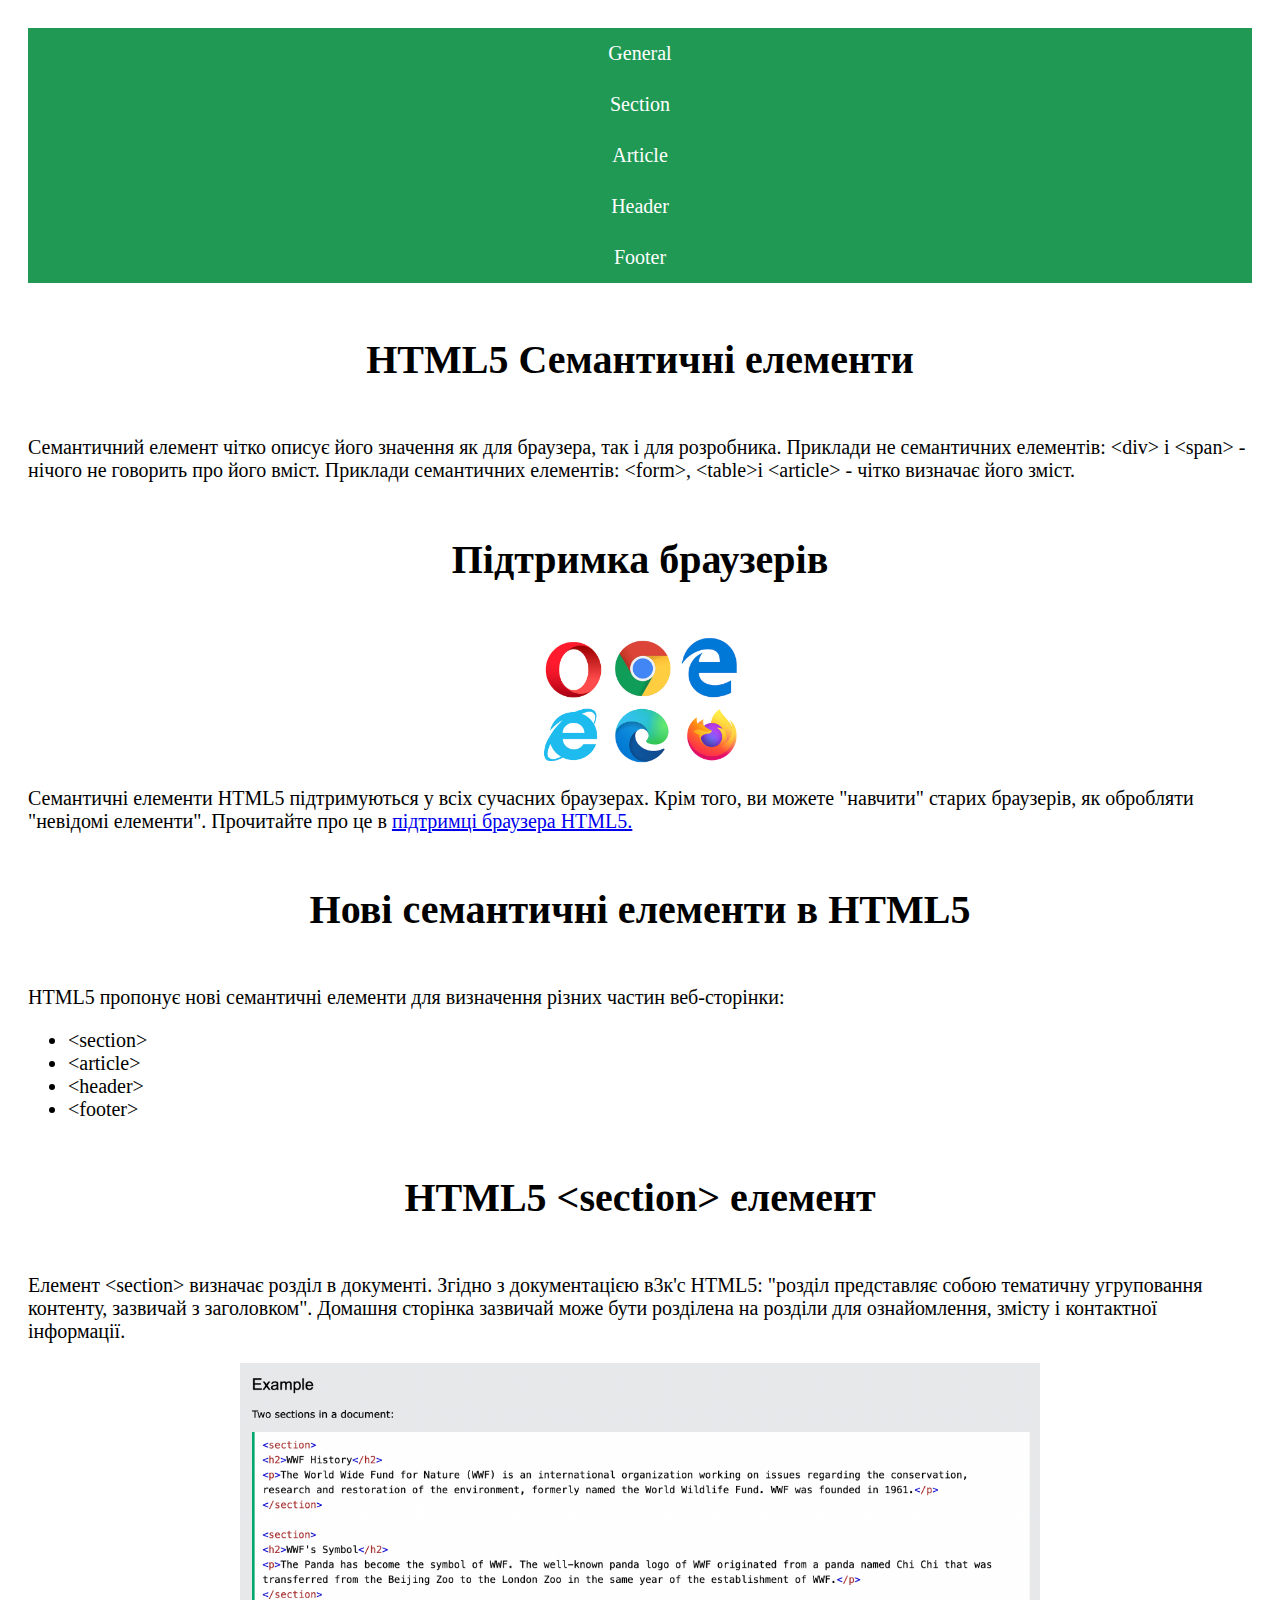
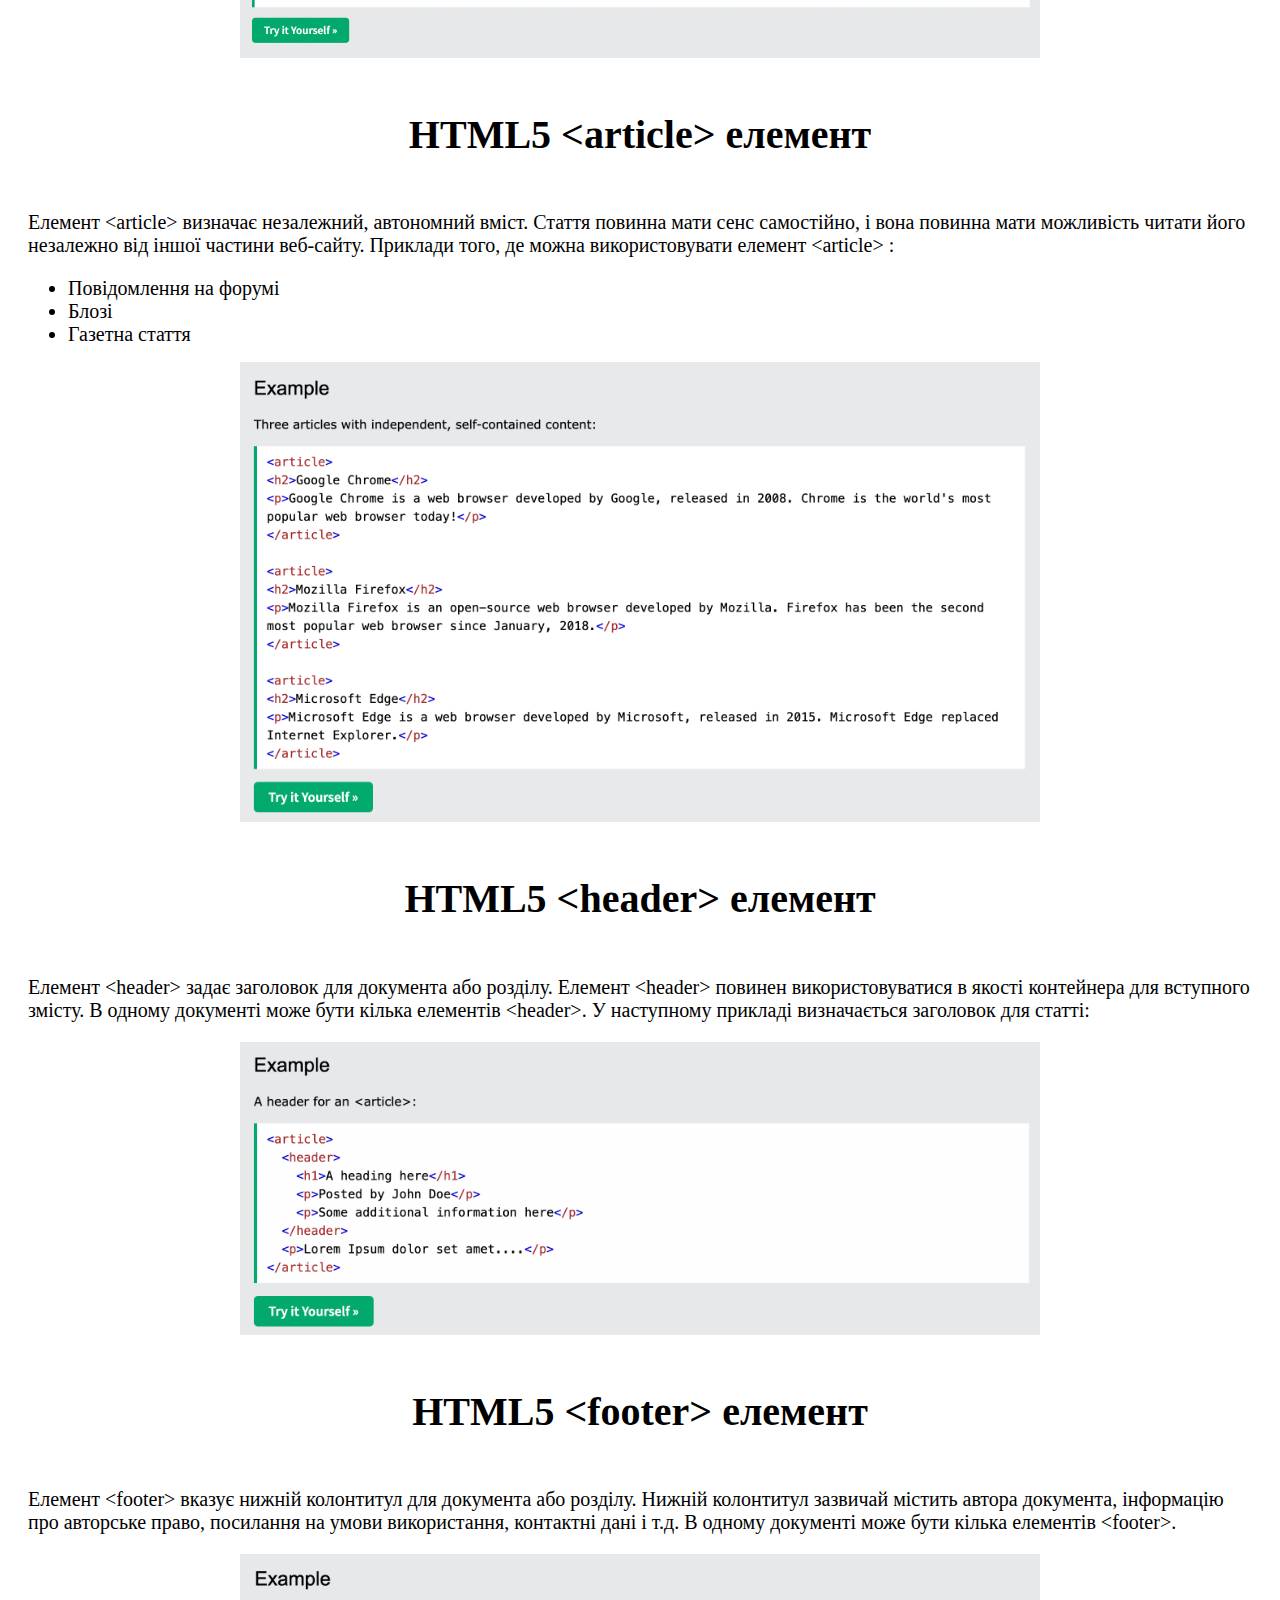
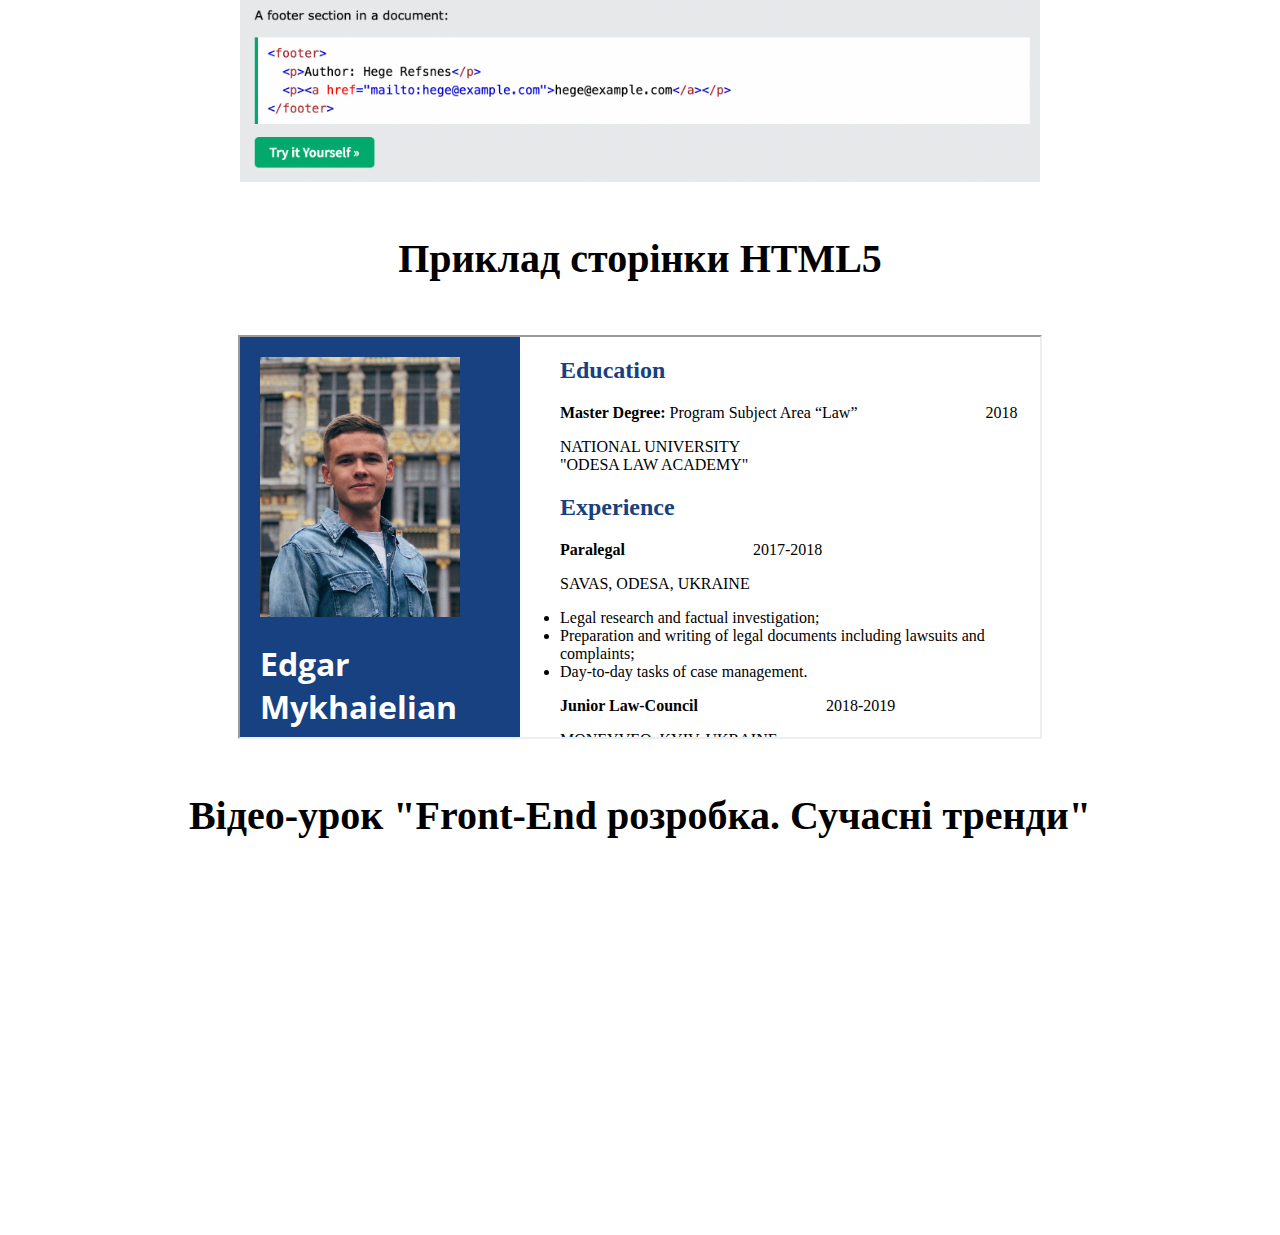
<file: index.html>
<!DOCTYPE html>
<html lang="en">
<head>
    <meta charset="UTF-8">
    <meta http-equiv="X-UA-Compatible" content="IE=edge">
    <meta name="viewport" content="width=device-width, initial-scale=1.0">
    <title>HTML5 article</title>
    <link rel="stylesheet" href="style.css">  
</head>
<body>
  <header>
    <nav>
        <div class="menu">
            <ul>
                <li>
                    <a href="#General">General</a>
                    <a href="#Section">Section</a>
                    <a href="#Article">Article</a>
                    <a href="#Header">Header</a>
                    <a href="#Footer">Footer</a>
                </li>
            </ul>
        </div>
    </nav>
  </header>
  <article id="General">
    <h2>HTML5 Семантичні елементи</h2>
    <p>Семантичний елемент чітко описує його значення як для браузера, так і
            для розробника.
            Приклади не семантичних елементів: &lt;div&gt; і &lt;span&gt; - нічого не говорить
            про його вміст.
            Приклади семантичних елементів: &lt;form&gt;, &lt;table&gt;і &lt;article&gt; - чітко
            визначає його зміст.
    </p>
  </article>
  <article>
    <h2>Підтримка браузерів</h2>
    <img src="assets/browsers.png" alt="Browsers" width="200px">
    <p>Семантичні елементи HTML5 підтримуються у всіх сучасних браузерах.
       Крім того, ви можете "навчити" старих браузерів, як обробляти "невідомі
       елементи".
       Прочитайте про це в <a href="https://www.browserstack.com/guide/html5-browser-compatibility-test"> підтримці браузера HTML5.</a>
    </p>
  </article>
  <article>
    <h2>Нові семантичні елементи в HTML5</h2>
    <p>HTML5 пропонує нові семантичні елементи для визначення різних частин веб-сторінки:</p>
    <ul>
        <li>&lt;section&gt;</li>
        <li>&lt;article&gt;</li>
        <li>&lt;header&gt;</li>
        <li>&lt;footer&gt;</li>
    </ul>
  </article>
  <section id="Section">
    <h2>HTML5 &lt;section&gt; елемент</h2>
    <p>Елемент &lt;section&gt; визначає розділ в документі.
        Згідно з документацією в3к'с HTML5: "розділ представляє собою
        тематичну угруповання контенту, зазвичай з заголовком".
        Домашня сторінка зазвичай може бути розділена на розділи для
        ознайомлення, змісту і контактної інформації.</p>
    <a href="https://www.w3schools.com/tags/tag_section.asp"><img src="assets/section.png" alt="Section" width="800px"></a>
  </section>
  <section id="Article">
    <h2>HTML5 &lt;article&gt; елемент</h2>
    <p>Елемент &lt;article&gt; визначає незалежний, автономний вміст.
        Стаття повинна мати сенс самостійно, і вона повинна мати можливість
        читати його незалежно від іншої частини веб-сайту.
        Приклади того, де можна використовувати елемент &lt;article&gt; :
    </p>
    <ul>
        <li>Повідомлення на форумі</li>
        <li>Блозі</li>
        <li>Газетна стаття</li>
    </ul>
    <a href="https://www.w3schools.com/tags/tag_article.asp"><img src="assets/article.png" alt="Article" width="800px"></a>
  </section>
  <section id="Header">
    <h2>HTML5 &lt;header&gt; елемент</h2>
    <p>Елемент &lt;header&gt; задає заголовок для документа або розділу.
        Елемент &lt;header&gt; повинен використовуватися в якості контейнера для
        вступного змісту.
        В одному документі може бути кілька елементів &lt;header&gt;.
        У наступному прикладі визначається заголовок для статті:
    </p>
    <a href="https://www.w3schools.com/tags/tag_header.asp"><img src="assets/header.png" alt="Header" width="800px"></a>
  </section>
  <section id="Footer">
    <h2>HTML5 &lt;footer&gt; елемент</h2>
    <p>Елемент &lt;footer&gt; вказує нижній колонтитул для документа або розділу.
        Нижній колонтитул зазвичай містить автора документа, інформацію про
        авторське право, посилання на умови використання, контактні дані і т.д.
        В одному документі може бути кілька елементів &lt;footer&gt;.
    </p>
    <a href="https://www.w3schools.com/tags/tag_footer.asp"><img src="assets/footer.png" alt="Footer" width="800px"></a>
  </section>
  <section>
    <h2>Приклад сторінки HTML5</h2>
    <iframe width="800px" height="400px" src="./homework-CV/index.html" title="HomeworkCV">
    </iframe>
    <h2>Відео-урок "Front-End розробка. Сучасні тренди"</h2>
    <iframe width="560" height="315" src="https://www.youtube.com/embed/dEBVe8Ij7JU" title="YouTube video player" frameborder="0" allow="accelerometer; autoplay; clipboard-write; encrypted-media; gyroscope; picture-in-picture" allowfullscreen></iframe>
  </section>
</body>
</html>
</file>
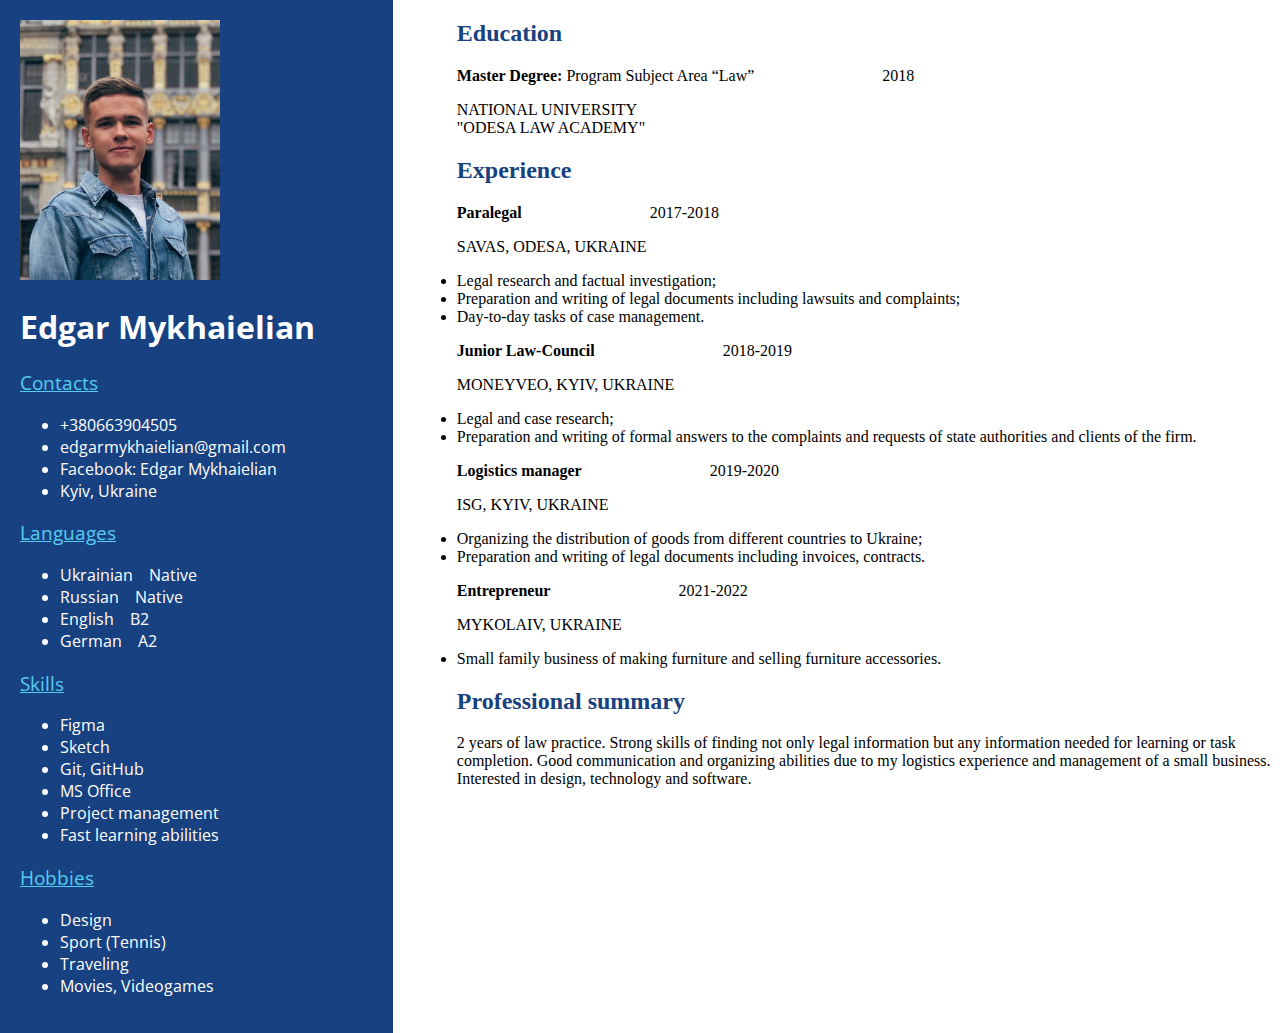
<file: homework-CV/index.html>
<!DOCTYPE html>
<html lang="en">
<head>
    <meta charset="UTF-8">
    <meta http-equiv="X-UA-Compatible" content="IE=edge">
    <meta name="viewport" content="width=device-width, initial-scale=1.0">
    <title>Edgar Mykhaielian</title>
    <link rel="stylesheet" href="styles.css">
    <link href="https://fonts.googleapis.com/css?family=Open+Sans" rel="stylesheet">

</head>
<body>
    <section class="brif-section">
        <div class="left">
            <img src="edgar.JPG" alt="Eddy" width="200" height="260">
            <h1>Edgar Mykhaielian</h1>
            <h3>Contacts</h3>
            <address>
              <ul>
                <li><a href="tel:+380663904505">+380663904505</a></li>
                <li><a href="mailto:edgarmykhaielian@gmail.com">edgarmykhaielian@gmail.com</a></li>
                <li><a href="https://www.facebook.com/edgar.mykhaielian/">Facebook: Edgar Mykhaielian</a></li>
                <li>Kyiv, Ukraine</li>
              </ul>
            </address>
            <h3>Languages</h3>
            <ul>
                <li>Ukrainian&emsp;Native</li>
                <li>Russian&emsp;Native</li>
                <li>English&emsp;B2</li>
                <li>German&emsp;A2</li>
              </ul>
            <h3>Skills</h3>
            <ul>
                <li>Figma</li>
                <li>Sketch</li>
                <li>Git, GitHub</li>
                <li>MS Office</li>
                <li>Project management</li>
                <li>Fast learning abilities</li>
            </ul>
            <h3>Hobbies</h3>
            <ul>
                <li>Design</li>
                <li>Sport (Tennis)</li>
                <li>Traveling</li>
                <li>Movies, Videogames</li>
            </ul>
        </div>
        <div class="right">
            <h2>Education</h2>
            <p><strong>Master Degree:</strong> Program Subject Area “Law”&emsp;&emsp;&emsp;&emsp;&emsp;&emsp;&emsp;&emsp;2018</p>
            <p>NATIONAL UNIVERSITY<br>"ODESA LAW ACADEMY"</p>
            <h2>Experience</h2>
            <p><strong>Paralegal</strong>&emsp;&emsp;&emsp;&emsp;&emsp;&emsp;&emsp;&emsp;2017-2018</p>
            <p>SAVAS, ODESA, UKRAINE</p>
            <li>Legal research and factual investigation;</li>
            <li>Preparation and writing of legal documents including lawsuits and complaints;</li>
            <li>Day-to-day tasks of case management.</li>
            <p><strong>Junior Law-Council</strong>&emsp;&emsp;&emsp;&emsp;&emsp;&emsp;&emsp;&emsp;2018-2019</p>
            <p>MONEYVEO, KYIV, UKRAINE</p>
            <li>Legal and case research;</li>
            <li>Preparation and writing of formal answers to the complaints and requests of state authorities and clients of the firm.</li>
            <p><strong>Logistics manager</strong>&emsp;&emsp;&emsp;&emsp;&emsp;&emsp;&emsp;&emsp;2019-2020</p>
            <p>ISG, KYIV, UKRAINE</p>
            <li>Organizing the distribution of goods from different countries to Ukraine;</li>
            <li>Preparation and writing of legal documents including invoices, contracts.</li>
            <p><strong>Entrepreneur</strong>&emsp;&emsp;&emsp;&emsp;&emsp;&emsp;&emsp;&emsp;2021-2022</p>
            <p>MYKOLAIV, UKRAINE</p>
            <li>Small family business of making furniture and selling furniture accessories.</li>
            <h2>Professional summary</h2>
            <p>2 years of law practice. Strong skills of finding not only legal information but any information needed for learning or task completion.
                Good communication and organizing abilities due to my logistics experience and management of a small business. Interested in design, technology and software.</p>
        </div>
         
      </section>  
</body>
</html>
</file>
<file: style.css>
li {
    font-size: 20px;
}
.menu ul {
    list-style-type: none;
    margin: 0;
    padding: 0;
    overflow: hidden;
    background-color: rgb(32, 153, 85);
  }
  
 .menu li {
    float: center;
    
  }
  
 .menu li a {
    display: block;
    color: white;
    text-align: center;
    padding: 14px 16px;
    text-decoration: none;
  }
  
 .menu li a:hover {
    background-color: rgb(39, 184, 51);
  }
  h1,h2 {
    text-align: center;
    padding: 20px;
    font-size: 40px;
  }
  p {
    max-width: 100%;
    font-size: 20px;
  }
  body {
    font-family: 'Times New Roman', Times, serif;
    padding: 20px;
  }
 img {
    margin: auto;
  display: block;
 }
iframe {
    margin:auto;
    display:block;
}
</file>
<file: homework-CV/styles.css>
body {
    padding: 0%;
    margin: 0%;
}
.brif-section {
    display: flex;
    padding-left: 0%;
  }
  .left {
    width: 30%;
    background-color: #174180;
    padding:20px;
  }
  .right {
    width: 70%;
    background-color:white;
    padding-left: 5%;
  }
  h1 {
    color:white;
    font-family: "Open Sans", sans-serif;
    font-weight: bold;
  }
  h3 {
    color: #56CCF2;
    font-family: "Open Sans", sans-serif;
    font-weight: 400;
  }
  address,a {
    font-family: "Open Sans", sans-serif;
    font-style: normal;
    text-decoration: none;
  }

  h3 {
    text-decoration: underline;
  }
  h2 {
    color: #174180;
  }
  ul,a {
    color:white;
    font-family: "Open Sans", sans-serif;
    font-weight: 400;
  }
  img {
    align-content: center;
  }
</file>
